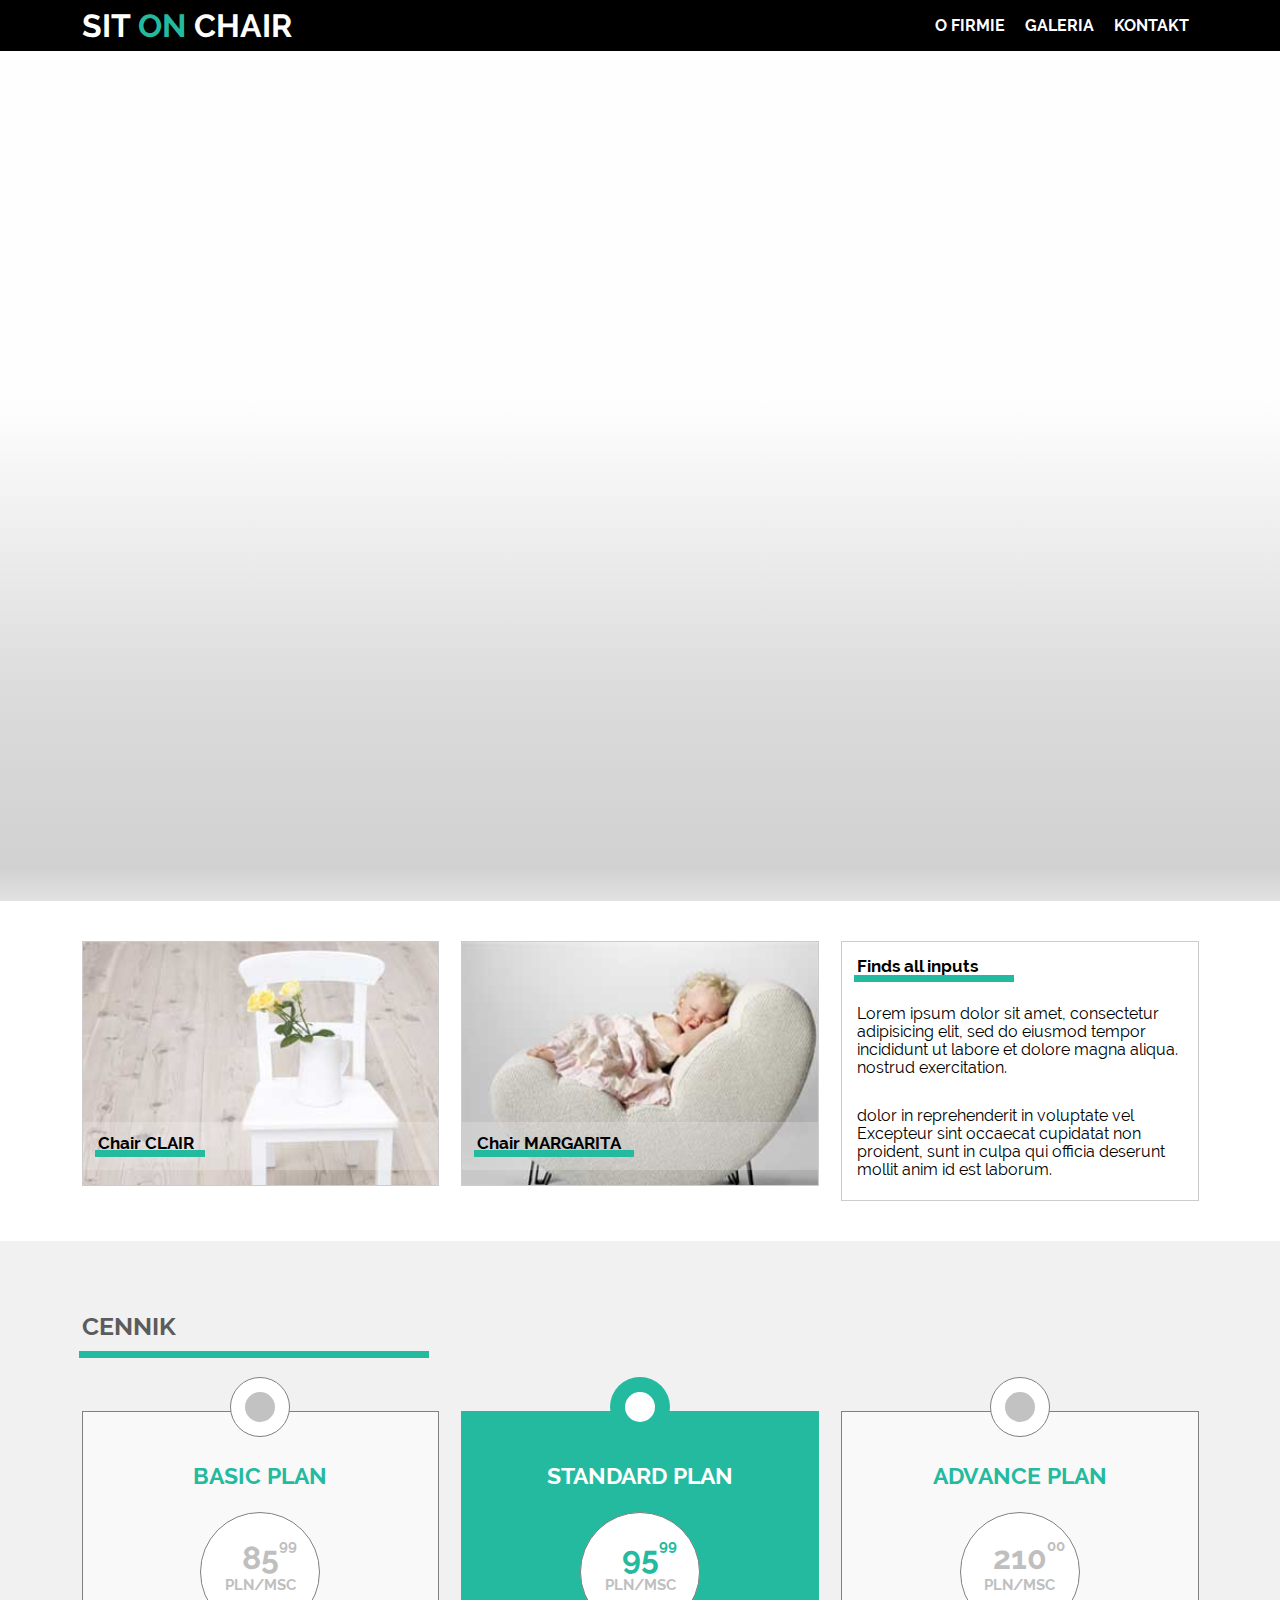
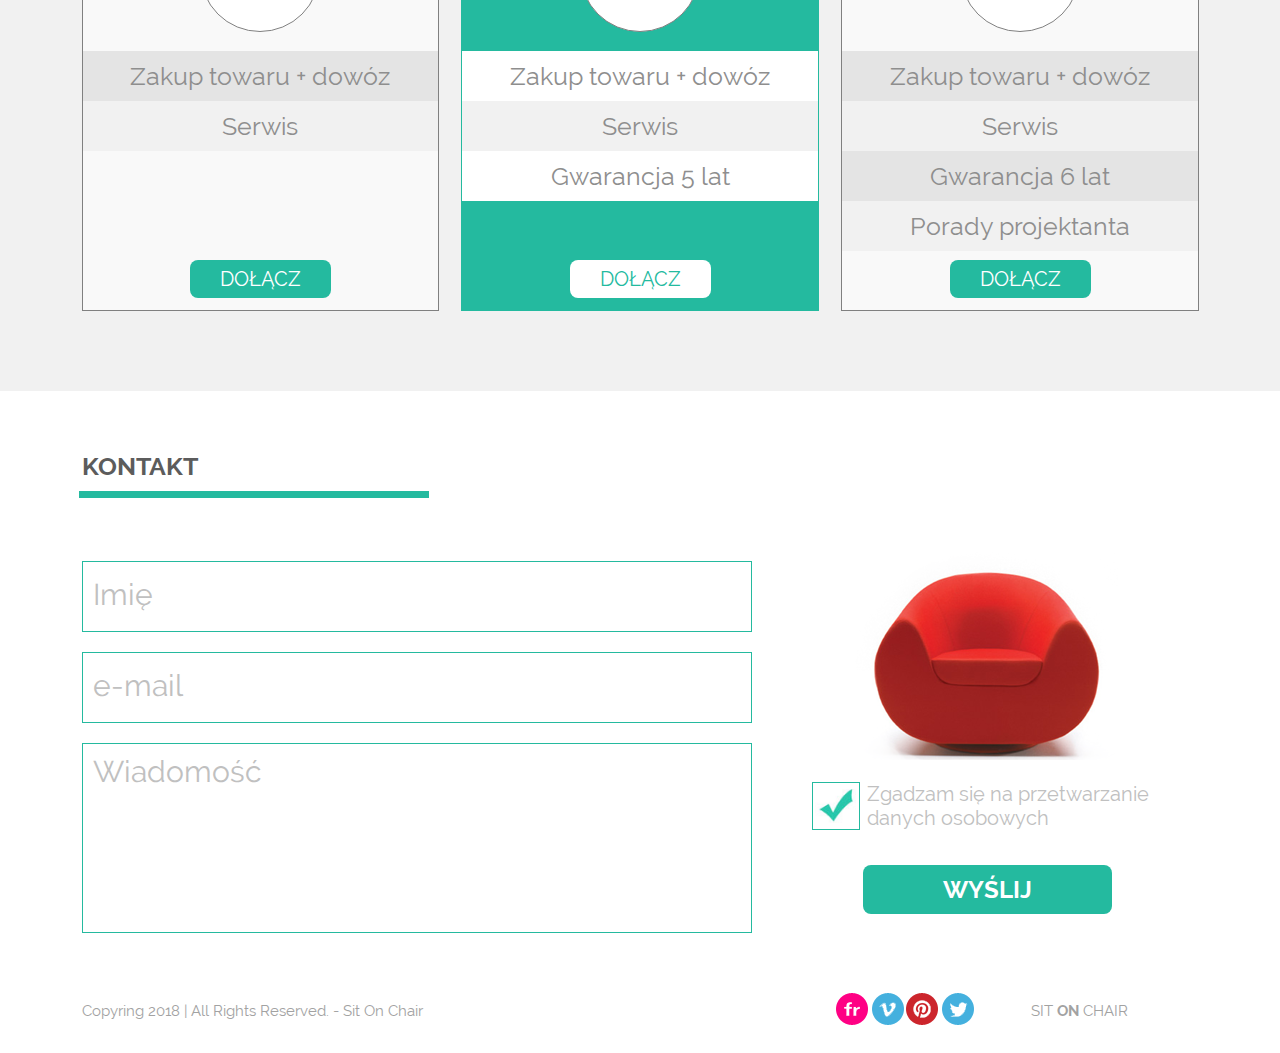
<file: index.html>
<!DOCTYPE html>
<html lang="pl-PL">
<head>
    <meta charset="utf-8">
    <title>Sit On Chair</title>
    <link rel="stylesheet" href="https://use.fontawesome.com/releases/v5.6.1/css/all.css" integrity="sha384-gfdkjb5BdAXd+lj+gudLWI+BXq4IuLW5IT+brZEZsLFm++aCMlF1V92rMkPaX4PP" crossorigin="anonymous">
    <link rel="stylesheet" href="css/style.css">
</head>

<body>
<!--header-->
<header class="main-header">
    <div class="container container--flex">
        <h1 class="main-header__logo">
            <a href="#">
                SIT <span class="decor-text">ON</span> CHAIR
            </a>
        </h1>
        <nav class="main-header__nav">
            <ul class="nav-list">
                <li><a href="">O firmie</a>
                    <ul class="nav-list nav-list__sub">
                        <li><a href="#">Aktualności</a></li>
                        <li><a href="#">Nasz team</a></li>
                        <li><a href="#">Historia</a></li>
                    </ul>
                </li>
                <li><a href="#">Galeria</a></li>
                <li><a href="#">Kontakt</a></li>
            </ul>
        </nav>
    </div>
</header>
<!--slider--->
<section class="slider">
    <div class="slider__el">
        <div class="container container--flex">
            <figure class="slider__col">
                <img src="images/black_chair.png" alt="black_chair">
            </figure>
            <div class="slider__col slider__col--small">
                <h2 class="slider__title">SIT<strong class="decor-text"> ON </strong>
                    OUR <strong class="decor-text">CHAIR </strong>
                </h2>
                <p>Lorem ipsum dolor sit amet, consectetur adipisicing elit, sed do eiusmod tempor incididunt ut labore et dolore magna aliqua.
                </p>
                <a href="#" class="button">ZOBACZ WIĘCEJ</a>
            </div>
        </div>
    </div>
    <button type="button" name="left" class="slider__nav slider__nav--prev"><i class="fas fa-chevron-left"></i></button>
    <button type="button" name="right" class="slider__nav slider__nav--next"><i class="fas fa-chevron-right"></i></button>
</section>
<!--/slider--->
<!--offers-->
<section class="offers spacing-y">
    <div class="container container--flex">
        <div class="offers__col">
            <a href="#"> <img src="images/box1_img.jpg" alt="">
            </a>
            <div class="offers__details">
                <h3 class="title-decor title-decor1">
                    Chair CLAIR
                </h3>
            </div>
        </div>
        <div class="offers__col">
            <a href="#"> <img src="images/box2_img.jpg" alt="">
            </a>
            <div class="offers__details">
                <h3 class="title-decor">
                    Chair MARGARITA
                </h3>
            </div>
        </div>
        <div class="offers__col">
            <div class="offers__spacing">
                <h3 class="title-decor">Finds all inputs</h3>
                <p>Lorem ipsum dolor sit amet, consectetur adipisicing elit, sed do eiusmod tempor incididunt ut labore et dolore magna aliqua.  nostrud exercitation.
                </p>
                <p>dolor in reprehenderit in voluptate vel Excepteur sint occaecat cupidatat non proident, sunt in culpa qui officia deserunt mollit anim id est laborum.
                </p>
            </div>
        </div>

    </div>
</section>
<!--/offers-->
<!--price-->
<section class="price">
    <div class="container container--flex">
        <div class="price title-decor">
            <h4>CENNIK</h4>
        </div>
        <div class="price price_boxcontainer">
            <div class="price price__box">
                <p class="decor-text"> BASIC PLAN</p>
                <div class="price__box--circle">
                    <div class="price__box--text-circle">
                        <p class="price__box--value">85 <sup>99</sup></p>
                        <p>PLN/MSC</p>
                    </div>
                </div>
                <div class="price__box--tex">
                    <ul>
                        <li><p class="tex tex1"> Zakup towaru + dowóz</p></li>
                        <li><p class="tex tex2"> Serwis</p></li>
                    </ul>
                </div>
                <div class="price__box--button">
                    <a href="#" class="button">DOŁĄCZ</a>
                </div>
            </div>
            <div class="price price__box">
                <p class="decor-text"> STANDARD PLAN</p>
                <div class="price__box--circle">
                    <div class="price__box--text-circle">
                        <p class="price__box--value"> 95 <sup>99</sup></p>
                        <p>PLN/MSC</p>
                    </div>
                </div>
                <div class="price__box--tex">
                    <ul>
                        <li><p class="tex tex1"> Zakup towaru + dowóz</p></li>
                        <li><p class="tex tex2"> Serwis</p></li>
                        <li><p class="tex tex3"> Gwarancja 5 lat</p></li>
                    </ul>
                </div>
                <div class="price__box--button">
                    <a href="#" class="button">DOŁĄCZ</a>
                </div>
            </div>
            <div class="price price__box">
                <p class="decor-text"> ADVANCE PLAN</p>
                <div class="price__box--circle">
                    <div class="price__box--text-circle">
                        <p class="price__box--value"> 210 <sup>00</sup></p>
                        <p>PLN/MSC</p>
                    </div>
                </div>
                <div class="price__box--tex">
                    <ul>
                        <li><p class="tex tex1"> Zakup towaru + dowóz</p></li>
                        <li><p class="tex tex2"> Serwis</p></li>
                        <li><p class="tex tex3"> Gwarancja 6 lat</p></li>
                        <li><p class="tex tex4"> Porady projektanta</p></li>
                    </ul>
                </div>
                <div class="price__box--button">
                    <a href="#" class="button">DOŁĄCZ</a>
                </div>
            </div>
        </div>
    </div>
</section>
<!--/price-->
<!--footer-->
<footer class="footer">
    <div class="container container--flex">
        <div class="footer title-decor">
            <h4>KONTAKT</h4>
        </div>
        <div class="footer box__container">
            <form class="form" action="" method="get">
                <input class="form--fields" type="text" name="imię" placeholder="Imię">
                <input class="form--fields" type="email" name="email" placeholder="e-mail">
                <textarea class="form--fields" name="info" placeholder="Wiadomość"></textarea>
            </form>
            <div class=" colRight">
                <figure class=" chairImg">
                    <img src="images/red_chair.png" alt="red_chair">
                </figure>
                <label class="checkbox"> Zgadzam się na przetwarzanie danych osobowych
                    <input id='check' type="checkbox" name="choise" value="" checked="checked">
                    <span class="checkmark"></span>
                </label>
                <div class=" button--footer">
                    <a href="#" class="button"><strong>WYŚLIJ</strong></a>
                </div>
            </div>
        </div>
        <div class="footer--end">
            <p> Copyring 2018 | All Rights Reserved. - Sit On Chair</p>
            <div class="footer--end imgholder">
                <ul>
                    <li><a class="imgholder1" href="#">  </li></a>
                    <li><a class="imgholder2" href="#"> </li></a>
                    <li><a class="imgholder3" href="#"> </li></a>
                    <li><a class="imgholder4" href="#"> </li></a>
                </ul>
            </div>
            <p> SIT <strong>ON</strong> CHAIR</p>
        </div>

    </div>
</footer>


<!--/footer-->
<div></div>

</body>
</file>
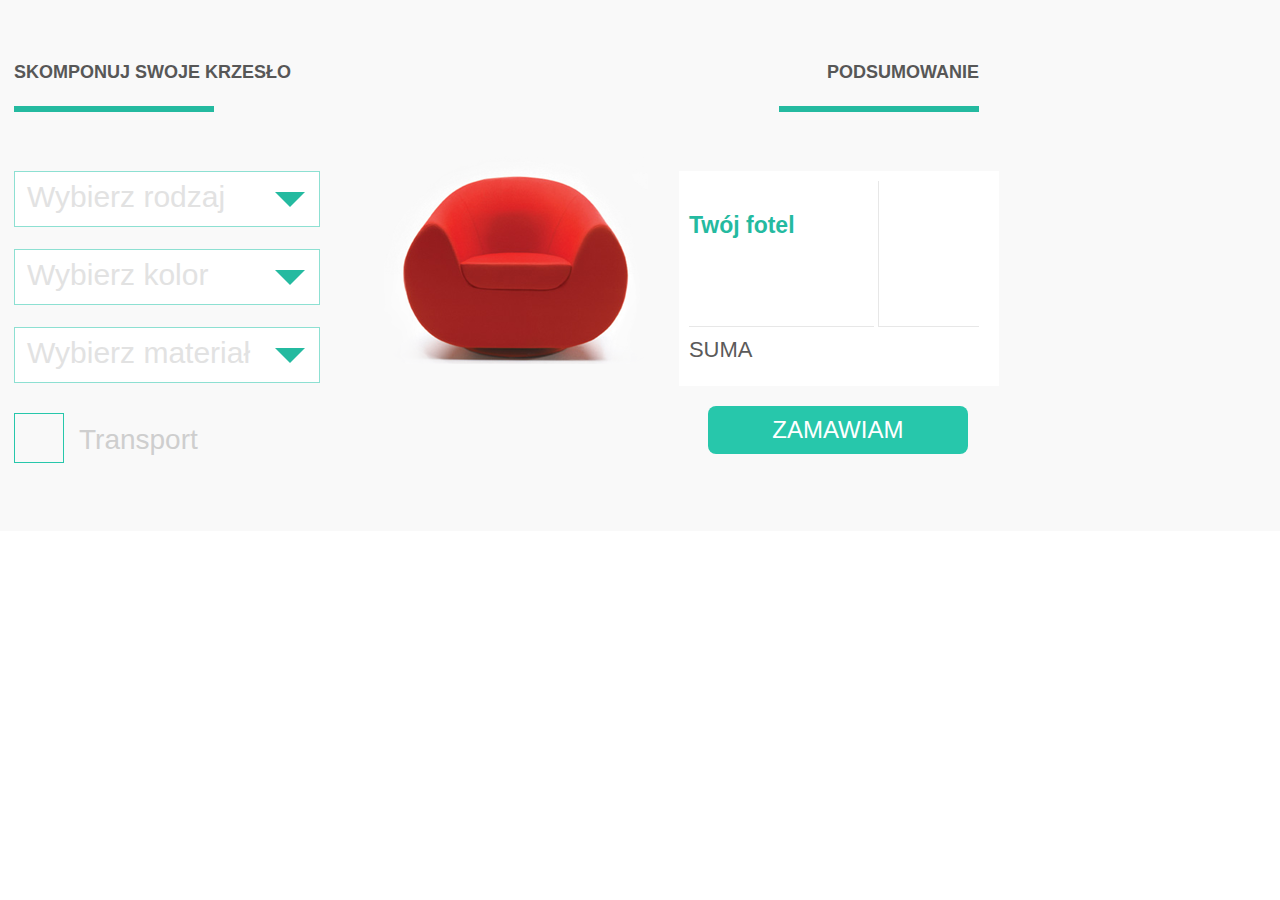
<file: Dodatkowe-kalkulator/index.html>
﻿ <!DOCTYPE html>
<html lang="pl-PL">
<head>
    <meta charset="utf-8">
    <title>Sit On Chair</title>
    <link rel="stylesheet" href="css/style.css">
</head>

<body>

<section class="application ">
    <div class="main_width">
        <section class="choice_part inline">
            <header>
                <h3>SKOMPONUJ SWOJE KRZESŁO</h3>
                <span class="green_bell"></span>
            </header>

            <div class="form">
                <div class="drop_down_list">
                    <span class="list_label">Wybierz rodzaj</span>
                    <span class="list_arrow"></span>
                    <ul class="list_panel">
                        <li>Clair</li>
                        <li>Margarita</li>
                        <li>Selena</li>
                    </ul>
                </div>
                <div class="drop_down_list">
                    <span class="list_label">Wybierz kolor</span>
                    <span class="list_arrow"></span>
                    <ul class="list_panel">
                        <li>Czerwony</li>
                        <li>Czarny</li>
                        <li>Pomarańczowy</li>
                    </ul>
                </div>
                <div class="drop_down_list">
                    <span class="list_label">Wybierz materiał</span>
                    <span class="list_arrow"></span>
                    <ul class="list_panel">
                        <li>Tkanina</li>
                        <li>Skóra</li>
                    </ul>
                </div>
                <div class="checkbox check-box">
                    <input type="checkbox" id="transport" data-transport-price="200">
                    <label for="transport">Transport</label>
                </div>
                <!--<div class="checkbox"></div>-->
                <!--<span class="list_label inline_text">Transport</span>-->
            </div>
        </section>

        <section class="image_part inline">
            <img src="images/red_chair.png">
        </section>

        <section class="summary_part inline">
            <header class="align_right">
                <h3>PODSUMOWANIE</h3>
                <span class="green_bell"></span>
            </header>

            <div class="summary_panel">
                <div class="panel_left">
                    <h4 class="title">Twój fotel</h4>
                    <span class="color"></span>
                    <span class="pattern"></span>
                    <span class="transport"></span>
                </div>
                <div class="panel_right">
                    <h4 class="title value"></h4>
                    <span class="color value"></span>
                    <span class="pattern value"></span>
                    <span class="transport value"></span>
                </div>
                <div class="sum_label">SUMA</div>
                <div class="sum"><strong></strong></div>
            </div>
            <a href="" class="green_button">Zamawiam</a>
        </section>
    </div>
</section>

	
</body>
</html>
</file>
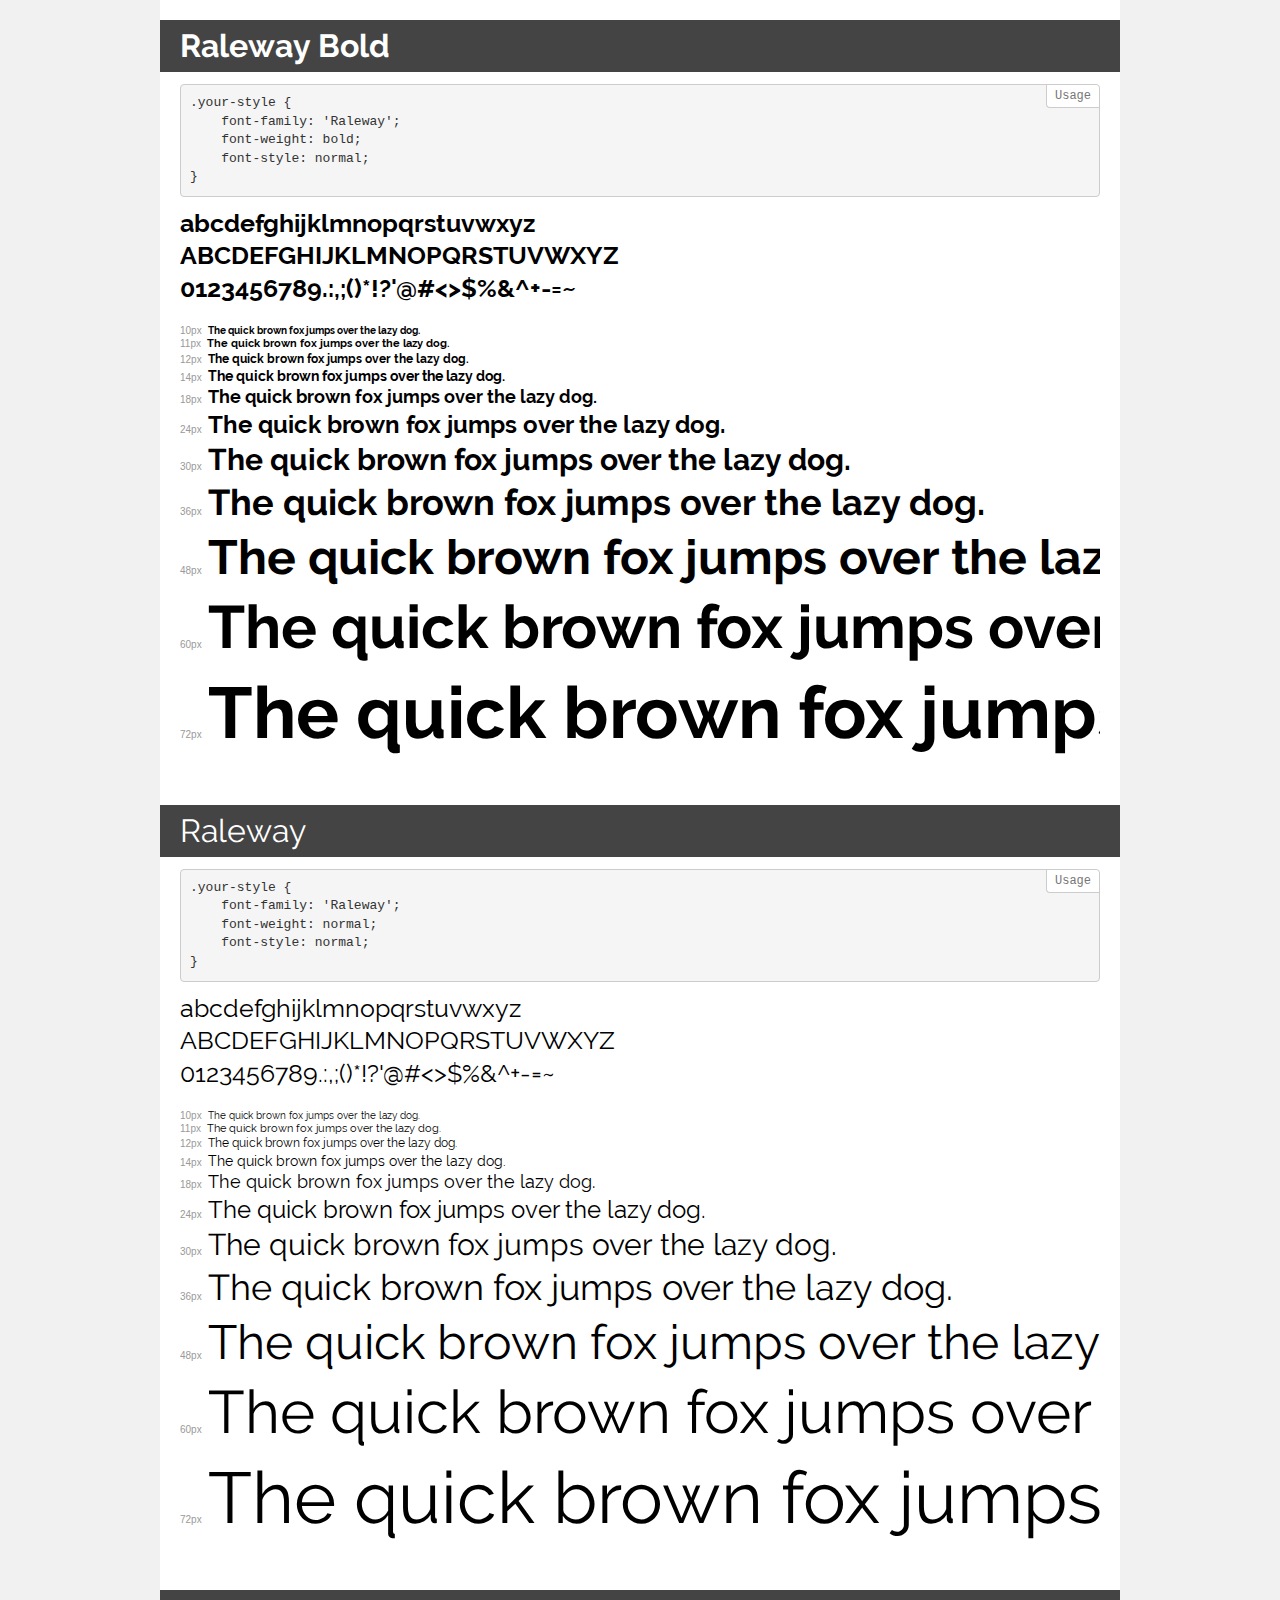
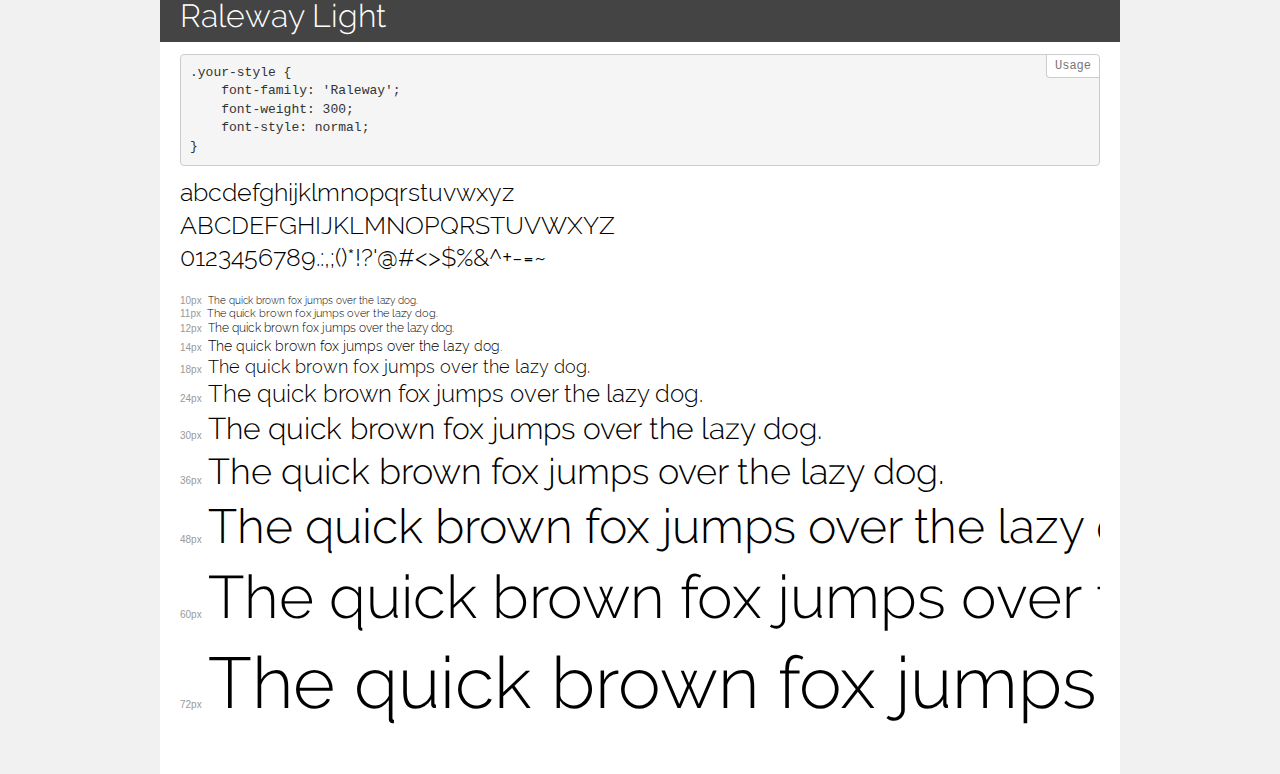
<file: fonts/demo.html>
<!DOCTYPE html>
<html>
<head>
    <meta charset="utf-8">
    <meta http-equiv="X-UA-Compatible" content="IE=edge">
    <meta name="viewport" content="width=device-width, initial-scale=1">
    <meta name="robots" content="noindex, noarchive">
    <meta name="format-detection" content="telephone=no">
    <title>Transfonter demo</title>
    <link href="stylesheet.css" rel="stylesheet">
    <style>
        /*
        http://meyerweb.com/eric/tools/css/reset/
        v2.0 | 20110126
        License: none (public domain)
        */
        html, body, div, span, applet, object, iframe,
        h1, h2, h3, h4, h5, h6, p, blockquote, pre,
        a, abbr, acronym, address, big, cite, code,
        del, dfn, em, img, ins, kbd, q, s, samp,
        small, strike, strong, sub, sup, tt, var,
        b, u, i, center,
        dl, dt, dd, ol, ul, li,
        fieldset, form, label, legend,
        table, caption, tbody, tfoot, thead, tr, th, td,
        article, aside, canvas, details, embed,
        figure, figcaption, footer, header, hgroup,
        menu, nav, output, ruby, section, summary,
        time, mark, audio, video {
            margin: 0;
            padding: 0;
            border: 0;
            font-size: 100%;
            font: inherit;
            vertical-align: baseline;
        }
        /* HTML5 display-role reset for older browsers */
        article, aside, details, figcaption, figure,
        footer, header, hgroup, menu, nav, section {
            display: block;
        }
        body {
            line-height: 1;
        }
        ol, ul {
            list-style: none;
        }
        blockquote, q {
            quotes: none;
        }
        blockquote:before, blockquote:after,
        q:before, q:after {
            content: '';
            content: none;
        }
        table {
            border-collapse: collapse;
            border-spacing: 0;
        }
        /* common styles */
        body {
            background: #f1f1f1;
            color: #000;
        }
        .page {
            background: #fff;
            width: 920px;
            margin: 0 auto;
            padding: 20px 20px 0 20px;
            overflow: hidden;
        }
        .font-container {
            overflow-x: auto;
            overflow-y: hidden;
            margin-bottom: 40px;
            line-height: 1.3;
            white-space: nowrap;
            padding-bottom: 5px;
        }
        h1 {
            position: relative;
            background: #444;
            font-size: 32px;
            color: #fff;
            padding: 10px 20px;
            margin: 0 -20px 12px -20px;
        }
        .letters {
            font-size: 25px;
            margin-bottom: 20px;
        }
        .s10:before {
            content: '10px';
        }
        .s11:before {
            content: '11px';
        }
        .s12:before {
            content: '12px';
        }
        .s14:before {
            content: '14px';
        }
        .s18:before {
            content: '18px';
        }
        .s24:before {
            content: '24px';
        }
        .s30:before {
            content: '30px';
        }
        .s36:before {
            content: '36px';
        }
        .s48:before {
            content: '48px';
        }
        .s60:before {
            content: '60px';
        }
        .s72:before {
            content: '72px';
        }
        .s10:before, .s11:before, .s12:before, .s14:before,
        .s18:before, .s24:before, .s30:before, .s36:before,
        .s48:before, .s60:before, .s72:before {
            font-family: Arial, sans-serif;
            font-size: 10px;
            font-weight: normal;
            font-style: normal;
            color: #999;
            padding-right: 6px;
        }
        pre {
            display: block;
            position: relative;
            padding: 9px;
            margin: 0 0 10px;
            font-family: Monaco, Menlo, Consolas, "Courier New", monospace !important;
            font-size: 13px;
            line-height: 1.428571429;
            color: #333;
            font-weight: normal !important;
            font-style: normal !important;
            background-color: #f5f5f5;
            border: 1px solid #ccc;
            overflow-x: auto;
            border-radius: 4px;
        }
        pre:after {
            display: block;
            position: absolute;
            right: 0;
            top: 0;
            content: 'Usage';
            line-height: 1;
            padding: 5px 8px;
            font-size: 12px;
            color: #767676;
            background-color: #fff;
            border: 1px solid #ccc;
            border-right: none;
            border-top: none;
            border-radius: 0 4px 0 4px;
            z-index: 10;
        }
        /* responsive */
        @media (max-width: 959px) {
            .page {
                width: auto;
                margin: 0;
            }
        }
    </style>
</head>
<body>
<div class="page">
    <div class="demo" style="font-family: 'Raleway'; font-weight: bold; font-style: normal;">
        <h1>Raleway Bold</h1>
        <pre>.your-style {
    font-family: 'Raleway';
    font-weight: bold;
    font-style: normal;
}</pre>
        <div class="font-container">
            <p class="letters">
                abcdefghijklmnopqrstuvwxyz<br>
ABCDEFGHIJKLMNOPQRSTUVWXYZ<br>
                0123456789.:,;()*!?'@#<>$%&^+-=~
            </p>
            <p class="s10" style="font-size: 10px;">The quick brown fox jumps over the lazy dog.</p>
            <p class="s11" style="font-size: 11px;">The quick brown fox jumps over the lazy dog.</p>
            <p class="s12" style="font-size: 12px;">The quick brown fox jumps over the lazy dog.</p>
            <p class="s14" style="font-size: 14px;">The quick brown fox jumps over the lazy dog.</p>
            <p class="s18" style="font-size: 18px;">The quick brown fox jumps over the lazy dog.</p>
            <p class="s24" style="font-size: 24px;">The quick brown fox jumps over the lazy dog.</p>
            <p class="s30" style="font-size: 30px;">The quick brown fox jumps over the lazy dog.</p>
            <p class="s36" style="font-size: 36px;">The quick brown fox jumps over the lazy dog.</p>
            <p class="s48" style="font-size: 48px;">The quick brown fox jumps over the lazy dog.</p>
            <p class="s60" style="font-size: 60px;">The quick brown fox jumps over the lazy dog.</p>
            <p class="s72" style="font-size: 72px;">The quick brown fox jumps over the lazy dog.</p>
        </div>
    </div>
    <div class="demo" style="font-family: 'Raleway'; font-weight: normal; font-style: normal;">
        <h1>Raleway</h1>
        <pre>.your-style {
    font-family: 'Raleway';
    font-weight: normal;
    font-style: normal;
}</pre>
        <div class="font-container">
            <p class="letters">
                abcdefghijklmnopqrstuvwxyz<br>
ABCDEFGHIJKLMNOPQRSTUVWXYZ<br>
                0123456789.:,;()*!?'@#<>$%&^+-=~
            </p>
            <p class="s10" style="font-size: 10px;">The quick brown fox jumps over the lazy dog.</p>
            <p class="s11" style="font-size: 11px;">The quick brown fox jumps over the lazy dog.</p>
            <p class="s12" style="font-size: 12px;">The quick brown fox jumps over the lazy dog.</p>
            <p class="s14" style="font-size: 14px;">The quick brown fox jumps over the lazy dog.</p>
            <p class="s18" style="font-size: 18px;">The quick brown fox jumps over the lazy dog.</p>
            <p class="s24" style="font-size: 24px;">The quick brown fox jumps over the lazy dog.</p>
            <p class="s30" style="font-size: 30px;">The quick brown fox jumps over the lazy dog.</p>
            <p class="s36" style="font-size: 36px;">The quick brown fox jumps over the lazy dog.</p>
            <p class="s48" style="font-size: 48px;">The quick brown fox jumps over the lazy dog.</p>
            <p class="s60" style="font-size: 60px;">The quick brown fox jumps over the lazy dog.</p>
            <p class="s72" style="font-size: 72px;">The quick brown fox jumps over the lazy dog.</p>
        </div>
    </div>
    <div class="demo" style="font-family: 'Raleway'; font-weight: 300; font-style: normal;">
        <h1>Raleway Light</h1>
        <pre>.your-style {
    font-family: 'Raleway';
    font-weight: 300;
    font-style: normal;
}</pre>
        <div class="font-container">
            <p class="letters">
                abcdefghijklmnopqrstuvwxyz<br>
ABCDEFGHIJKLMNOPQRSTUVWXYZ<br>
                0123456789.:,;()*!?'@#<>$%&^+-=~
            </p>
            <p class="s10" style="font-size: 10px;">The quick brown fox jumps over the lazy dog.</p>
            <p class="s11" style="font-size: 11px;">The quick brown fox jumps over the lazy dog.</p>
            <p class="s12" style="font-size: 12px;">The quick brown fox jumps over the lazy dog.</p>
            <p class="s14" style="font-size: 14px;">The quick brown fox jumps over the lazy dog.</p>
            <p class="s18" style="font-size: 18px;">The quick brown fox jumps over the lazy dog.</p>
            <p class="s24" style="font-size: 24px;">The quick brown fox jumps over the lazy dog.</p>
            <p class="s30" style="font-size: 30px;">The quick brown fox jumps over the lazy dog.</p>
            <p class="s36" style="font-size: 36px;">The quick brown fox jumps over the lazy dog.</p>
            <p class="s48" style="font-size: 48px;">The quick brown fox jumps over the lazy dog.</p>
            <p class="s60" style="font-size: 60px;">The quick brown fox jumps over the lazy dog.</p>
            <p class="s72" style="font-size: 72px;">The quick brown fox jumps over the lazy dog.</p>
        </div>
    </div>
</div>
</body>
</html>
</file>
<file: css/style.css>
@font-face {
  font-family: 'Raleway';
  src: url('../fonts/Raleway-Bold.woff2') format('woff2'),
  url('Raleway-Bold.woff') format('woff');
  font-weight: bold;
  font-style: normal;
}

@font-face {
  font-family: 'Raleway';
  src: url('../fonts/Raleway-Regular.woff2') format('woff2'),
  url('Raleway-Regular.woff') format('woff');
  font-weight: normal;
  font-style: normal;
}

@font-face {
  font-family: 'Raleway';
  src: url('../fonts/Raleway-Light.woff2') format('woff2'),
  url('Raleway-Light.woff') format('woff');
  font-weight: 300;
  font-style: normal;
}

:root {
  --decor-color: #24ba9f;

}

html {
  font-family: 'raleway', arial, sans-serif;
  font-size: 10px;
  text-align: left;
}

* {
  padding: 0;
  margin: 0;
  box-sizing: border-box;
}

img{
  max-width: 100%;
}

a {
  text-decoration: none;
}


.container {
  margin: 0 auto;
  max-width: 1117px;

}

.container--flex {
  display: flex;
  align-items: center;
  justify-content: space-between;
}


.decor-text {
  color: var(--decor-color);
  font-family: 'raleway', sans-serif;
  font-weight: bold;
}

.onWord:hover {
  color: red;
}

.onWord {
  -webkit-animation: random 4s infinite;
  animation: random 4s infinite;
}

@keyframes random {
  15% {
    color: red;
  }
  30% {
    color: gold;
  }
  45% {
    color: green;
  }
  60% {
    color: blue;
  }
  75% {
    color: whitesmoke;
  }
}
.main-header {
  background: black;
  color: #fff;
  text-transform: uppercase;
  font-size: 1.6rem;
  font-weight: bold;
  }


.main-header a {
  color: #fff;
}


.nav-list {
  list-style-type: none;
  font-size: 0; /* żeby pozbyć się białych zanków bo będzie inline block*/
}

.nav-list li{
  display: inline-block;
  font-size: initial;
  position: relative; /* bo podmenu jest domyślnie absolute*/
  margin: 0 10px;
  padding: 16px 0;
  z-index: 2;
}

.nav-list li::before{
  content: "";
  position: absolute;
  top: 100%;
  left: 0;
  width: 100%;
  height: 10px;
}

.nav-list li:hover .nav-list__sub {
  visibility: visible;
  opacity: 1;
  z-index: 2;

}
/*żeby się nie chował to trzeba zlobić before do nav-list li niewidoczny ale wydłużony w dół zeby był częscią listy wtedy się nie schowa*/
.nav-list__sub {
  position: absolute;
  left: 50%;
  top: calc(100% + 10px); /* +10 żeby opuścić poniżej */
  transform: translateX(-50%);
  text-transform: none;
  background: #000;
  padding: 11px 10px;
  transition: all .7s;
  visibility: hidden;
  opacity: 0;
  z-index: 2;
}

/* trójkąt ma szer i wys 0*/
.nav-list__sub:before {
  content: '';
  width: 0;
  height: 0;
  border: 10px solid transparent;
  border-bottom-color: black;
  position: absolute; /* pozycjonujmey absolut wychodzi z dokumenntu - względem każdego rodzica który nie jest static=absolut, relative*/
  left: 50%;
  top: -20px;
  transform: translateX(-50%);
  z-index: 2;
}

.nav-list__sub li {
  padding: 6px 0;
  z-index: 2;
}


.nav-list li a:hover {
  color: var(--decor-color);
}
/* ciekawostka */
.ex {
  background-color: red;
  height: 100vh; /*100vh =100% wysokości ekranu */
  height: 50vmin; /* bierze 50% mniejszego wymiary x,y*/
}

.slider{
  background: rgba(254,254,254,1);
  background: -moz-linear-gradient(top, rgba(254,254,254,1) 0%, rgba(254,254,254,1) 41%, rgba(219,219,219,1) 76%, rgba(209,209,209,1) 96%, rgba(226,226,226,1) 100%);
  background: -webkit-gradient(left top, left bottom, color-stop(0%, rgba(254,254,254,1)), color-stop(41%, rgba(254,254,254,1)), color-stop(76%, rgba(219,219,219,1)), color-stop(96%, rgba(209,209,209,1)), color-stop(100%, rgba(226,226,226,1)));
  background: -webkit-linear-gradient(top, rgba(254,254,254,1) 0%, rgba(254,254,254,1) 41%, rgba(219,219,219,1) 76%, rgba(209,209,209,1) 96%, rgba(226,226,226,1) 100%);
  background: -o-linear-gradient(top, rgba(254,254,254,1) 0%, rgba(254,254,254,1) 41%, rgba(219,219,219,1) 76%, rgba(209,209,209,1) 96%, rgba(226,226,226,1) 100%);
  background: -ms-linear-gradient(top, rgba(254,254,254,1) 0%, rgba(254,254,254,1) 41%, rgba(219,219,219,1) 76%, rgba(209,209,209,1) 96%, rgba(226,226,226,1) 100%);
  background: linear-gradient(to bottom, rgba(254,254,254,1) 0%, rgba(254,254,254,1) 41%, rgba(219,219,219,1) 76%, rgba(209,209,209,1) 96%, rgba(226,226,226,1) 100%);
  filter: progid:DXImageTransform.Microsoft.gradient( startColorstr='#fefefe', endColorstr='#e2e2e2', GradientType=0 );
  height: calc(100vh - 50px);
  font-size: 1.6rem;
  text-align: center;
}

.slider .container, .slider__el {
  height: 100%;
}

.slider__col{
  width: 50%;
}

.slider__col--small{
  width: 40%
}

.slider__title{
  font-size: 3.3rem;
  margin-bottom: 40px;
  font-weight: bold;

}

.button{
  display: inline-block; /*by dodawać marginesy i paddingi*/
  background: var(--decor-color);
  color: #fff;
  font-size: 2.4rem;
  margin: 20px 0;
  padding: 7px 30px;
  border-radius: 8px;
  transition: all .3s;

}

.button:hover{
  color: var(--decor-color);
  background-color: #dfdfdf;
}

.slider__nav {
  position: absolute;
  top: 50%;
  left: 40px;/*bedize dziedziczony dla prawwej strzałki trzeba zresetować za pomoca auto*/
  transform: translateY(-50%);
  z-index: 2;
  background: none;
  border: 0;
  color: var(--decor-color);
  font-size: 6rem;
}


.slider__nav--next{
  left:auto;
  right: 40px;/*bedize dziedziczony dla prawwej strzałki trzeba zresetować za pomoca auto*/
}
/*opcje dla slider*/
.slider-slides-cnt {
  position: relative;
}

.slider__el{
  position: absolute;
  left: 10%;
  top: 45vh;
  opacity: 0;
  transition: 0.5s all;
}

.slider__el-active {
  z-index: 1;
  opacity: 1;
}

/*koniec slider*/

.spacing-y{
  padding: 40px 0;

}

.offers .container{
  align-items: flex-start;
}


.offers img{
  width: 100%;
  display: block;  /*inline block liczy białe znaki  dlatego zmieniamy na display block*/
}


.offers__col{
  width: 32%;
  font-size: 1.6rem;
  max-height: 260px;         /*zabezpieczneie na wypadek różnych rozmiaarów obrazków*/
  overflow: hidden;      /*nadmiar obrazka zostanie ukryty*/
  position: relative;
  border: 1px solid #ccc;
  line-height: 1.3rem;

}
.offers__details{
  position: absolute;
  left: 0;
  bottom: 15px;
  width: 100%;
  background: rgba(255,255,255, .2);
  padding: 15px 15px 20px;
  z-index: 2;
  pointer-events: none;
}


.title-decor{
  position: relative;
  font-size: 1.7rem;

}

.title-decor::before{
  content: "";
  width: 160px;
  height: 7px;
  background: var(--decor-color);
  position: absolute;
  left: -3px;
  bottom: -7px;
}

.offers__details .title-decor1::before{
  width: 110px;
}


.offers__spacing{
  padding: 15px;
  line-height: 18px;
}

.offers p{
  margin: 30px 0;
}

.price {
  background-color: #F1F1F1;
  margin-bottom: 40px;

}

.price .decor-text {
  font-family: 'raleway', sans-serif;
  margin-top: 50px;
  font-size: 2.3rem;
  font-weight: bold;
}

.price .title-decor {
  margin: 60px 0;
  padding: 10px 0;
  font-size: 2.5rem;
  color: #5C5C5C;
}
.price .title-decor:before,
.footer .title-decor:before {
  width: 350px;

}

.price .container--flex {
  flex-direction: column;
  align-items: flex-start;

}

.price .price_boxcontainer{
  display: flex;
  justify-content: space-between;
  width: 100%;
}

.price .price__box {
  width: 32%;
  height: 500px;
  border: 1px solid grey;
  text-align: center;
  font-size: 1.5rem;
  position: relative;
  background-color: #F9F9F9;
}

.price .price__box:before,
.price .price__box:after{
  box-sizing: border-box;
  content: '';
  position: absolute;
  border-radius: 50%;
  height: 30px;
  width: 30px;
  left: 0;
  right: 0;
  margin: auto;
  top: -20px;
  background: #C2C2C2;
}

.price .price__box:before{
  height: 60px;
  width: 60px;
  top: -35px;
  background: white;
  border: 1px solid grey;
}

.price__box--text-circle {
  position: relative;
  z-index: 10;
  top: 50px;
  color: #BFBFBF;
  font-weight: bold;
}

.price__box--circle:before {
  box-sizing: border-box;
  content: '';
  position: absolute;
  border-radius: 50%;
  height: 120px;
  width: 120px;
  left: 0;
  right: 0;
  top: 100px;
  margin: auto;
  background: white;
  border: 1px solid grey;
  z-index: 0;

}


.price .price__box--value {
  font-size: 3.2rem;
  font-family: 'raleway', sans-serif;
  font-weight: bold;
}

.price sup {
  font-size: 1.5rem;
  margin: 0;
  position: absolute;
  top: -2px;
}

.price__box--tex {
  margin-top: 30%;
  font-size: 2.5rem;
  font-weight: normal;
  color: #8E8E8E;
}
.price__box--tex li {
  list-style: none;
}
.price__box--tex .tex {
  padding: 10px 0;
}

.price__box--tex .tex1, .tex3 {
  background-color: #E4E4E4 ;
}

.price__box--tex .tex2, .tex4 {
  background-color: #F1F1F1 ;
}

.price__box--button .button{

  position: absolute;
  font-size: 2rem;
  font-weight: normal;
  left: calc(50% - 2 * 35px);
  top: calc(100% - 70px);

}

.price .price__box:nth-child(2){
  background-color:var(--decor-color);
  border: 1px solid var(--decor-color);
}
.price .price__box:nth-child(2) .price__box--value {
  color: var(--decor-color);
}

.price .price__box:nth-child(2) .button {
  background-color: white;
  color: var(--decor-color);
}

.price .price__box:nth-child(2) .button:hover {
  background-color: #E4E4E4;
  color: grey;
}
.price .price__box:nth-child(2) .decor-text {
  color: white;
}

.price .price__box:nth-child(2):before{
  background: var(--decor-color);
  border: none;

}

.price .price__box:nth-child(2):after{
  background: white;
}


.price .price__box:nth-child(2) .price__box--tex .tex1,
.price .price__box:nth-child(2) .price__box--tex .tex3 {
  background-color: #FFFFFF ;
}

.footer .title-decor{
  margin: 10px 0;
  padding: 10px 0;
  font-size: 2.5rem;
  color: #5C5C5C;
}

.footer .container--flex {
  flex-direction: column;
  align-items: flex-start;
}

.footer .box__container {
  display: flex;
  align-items: center;
  justify-content: flex-start;

}
.footer .box__container {
  width: 100%;
  margin: 40px 0;
}


.footer .form {
  width: 60%;
  margin: 10px 40px 0 0;
  display: flex;
  align-items: center;
  justify-content: space-between;
  flex-direction: column;
}

.footer .form--fields {
  width: 100%;
  padding: 20px 10px;
  margin: 10px 0;
  font-size: 2.5rem;
  border: 1px solid var(--decor-color);
}

.footer .form--fields:last-child {
  width: 100%;
  padding: 10px 0 120px 10px;
  margin: 10px 0;
  resize: none;

}

.footer .form--fields::placeholder {
  font-size: 3rem;
  font-family: 'raleway', sans-serif;
  font-weight: normal;
  color: #C0C0C0;

}

.footer .colRight{
  width: 35%;
  display: flex;
  align-items: center;
  justify-content: center;
  flex-direction: column;
}

.footer .button{
  margin: 20px 0;
  padding: 10px 80px;
  font-family: 'raleway', sans-serif;
  font-weight: normal;
}

.footer .checkbox {
  font-size: 1.8rem;
  font-family: 'raleway', sans-serif;
  font-weight: normal;
  color: #C0C0C0;
  margin: 20px;

}

.footer .footer--end {
  width: 100%;
  padding: 10px 0 25px 0;
  display: flex;
  align-items: center;
  justify-content: space-between;
}

.footer p {
  width: 60%;
  font-family: 'raleway', sans-serif;
  color: #A2A2A2;
  font-weight: normal;

}

.footer p:first-child {
  font-size: 1.5rem;
}
.footer p:last-child {
  width: 15%;
  font-size: 1.5rem;
}



.footer--end .imgholder {
  width: 10%;
  display: inline;
  position: relative;

}

.footer--end .imgholder li {
  list-style: none;
  display: inline;
}

.imgholder1{
  box-sizing: border-box;
  content: '';
  position: absolute;
  top: -2px;
  height: 40px;
  width: 40px;
  background-image: url("../images/flickr.png");
  background-repeat: no-repeat;


}

.imgholder2 {
  box-sizing: border-box;
  content: '';
  position: absolute;
  top: -2px;
  left: 35px;
  height: 40px;
  width: 40px;
  background-image: url("../images/vimeo.png");
  background-repeat: no-repeat;

}

.imgholder3 {
  box-sizing: border-box;
  content: '';
  position: absolute;
  top: -2px;
  left: 70px;
  height: 40px;
  width: 40px;
  background-image: url("../images/pinterest.png");
  background-repeat: no-repeat;

}

.imgholder4 {
  box-sizing: border-box;
  content: '';
  position: absolute;
  top: -2px;
  left: 105px;
  height: 40px;
  width: 40px;
  background-image: url("../images/twitter.png");
  background-repeat: no-repeat;
}

/* stylowanie checkbox*/
/* Customize the label (the container) */
.footer .checkbox {
  display: block;
  position: relative;
  padding-left: 55px;
  margin-bottom: 15px;
  cursor: pointer;
  font-size: 2rem;
  -webkit-user-select: none;
  -moz-user-select: none;
  -ms-user-select: none;
  user-select: none;
}
/* Hide the browser's default checkbox */
.footer .checkbox input {
  position: absolute;
  opacity: 0;
  cursor: pointer;
  height: 0;
  width: 0;
}
/* Create a custom checkbox */
.checkmark {
  position: absolute;
  top: 0;
  left: 0;
  height: 48px;
  width: 48px;
  background-color: white;
  border: 1px solid var(--decor-color);
}
/* On mouse-over, add a background color */
.checkbox:hover input ~ .checkmark {
  background-color:whitesmoke;
}
/* When the checkbox is checked, add a background */
.checkbox input:checked ~ .checkmark {
  background-image: url("../images/form_ok.jpg");
  background-position: center;
  background-size: 90%;
  background-repeat: no-repeat;
}
/* Create the checkmark/indicator (hidden when not checked) */
.checkmark:after {
  content: "";
  position: absolute;
  display: none;
}
/* Show the checkmark when checked */
.checkbox input:checked ~ .checkmark:after {
  display: block;
}
/* Style the checkmark/indicator */
.checkbox .checkmark:after {
  left: 9px;
  top: 5px;
  width: 5px;
  height: 10px;
  border: solid white;
  border-width: 0 3px 3px 0;
  -webkit-transform: rotate(45deg);
  -ms-transform: rotate(45deg);
  transform: rotate(45deg);
}


/*RWD*/
 @media (max-width: 768px) {
  .slider .container--flex, .main-header .container--flex  {
    flex-flow: column;
  }
   .slider .container--flex{
     height: 60vh;
   }
   .slider__el{
     top: 10vh;
   }
   .slider__col--small {
     width: 80vw;
   }
   .offers .container--flex, .price_boxcontainer {
     flex-flow: column;
     align-items: center;
   }
   .offers__col{
     width: 80vw;
   }
   .price .price__box{
     width: 65vw;
   }
   .price__box--button .button{
     top: calc(100% - 70px);
   }
   .price .title-decor {
     margin-left: 15px;
   }
   .footer .box__container {
     flex-flow: column;
   }
   .footer .form {
     width: 90vw;
     margin: 0 auto;
   }
   .footer .colRight{
     width: 80%;
   }
   .footer .title-decor {
     margin-left: 15px;
   }
   .footer .footer--end {
    flex-flow: column;
    margin: 10px;

   }
   .footer p {
     width: 90%;
   }
   .footer p:last-child {
     width: 90%;
   }
   .footer--end .imgholder {
     width: 90%;
     display: inline;
     position: relative;

   }
}
</file>
<file: Dodatkowe-kalkulator/css/style.css>
body {
  margin: 0;
  font-family: Arial, Verdana, sans-serif;
}


.application {
  background-color: #f9f9f9;
  padding:30px 0;
}
.application h3 {
  color: #575757;
  font-size: 18px;
}

.application header.align_right{
  text-align: right;
}


.inline {
  display:inline-block;
  width:300px;
  padding:14px;
  vertical-align: top;
}


.form {
  margin-top:50px;
}
.drop_down_list {
  border:1px solid #8de0d2;
  width: 280px;
  height:38px;
  background-color: white;
  margin-top:22px;
  padding: 8px 12px;
  position: relative;
}

.list_label {
  font-size: 30px;
  color: #e2e2e2;
  font-family: 'ralewaylight', Arial, Tahoma, sans-serif;
}


.checkbox {
  position: relative;
  padding: 30px 30px 30px 0;
}
.checkbox input {
  display: block;
  opacity: 0;
  height: 48px;
  position: absolute;
  width: 48px;
  cursor: pointer;
}

.checkbox label {
  display: block;
  padding-left: 65px;
  position: relative;
  font-size: 28px;
  color: #cecece;
  line-height: 120%;
  padding-top: 10px;
  cursor: pointer;
}

.checkbox label::before, .checkbox label::after {
  border: 1px solid #27c7ab;
  content: "";
  display: block;
  left: 0;
  height: 48px;
  position: absolute;
  width: 48px;
  top: 0;
}
.checkbox label::after {
  background: url("data:image/svg+xml;charset=US-ASCII,%3Csvg%20xmlns%3D%22http%3A//www.w3.org/2000/svg%22%20xmlns%3Axlink%3D%22http%3A//www.w3.org/1999/xlink%22%20preserveAspectRatio%3D%22xMidYMid%22%20width%3D%2233.875%22%20height%3D%2233%22%20viewBox%3D%220%200%2033.875%2033%22%3E%0A%20%20%3Cpath%20d%3D%22M9.470%2C15.209%20L14.061%2C24.104%20C14.061%2C24.104%2021.522%2C6.026%2033.287%2C-0.000%20C33.000%2C4.304%2031.852%2C8.035%2033.861%2C12.626%20C28.696%2C13.774%2018.078%2C26.687%2014.635%2C33.000%20C9.756%2C26.974%204.017%2C22.382%20-0.000%2C20.948%20L9.470%2C15.209%20Z%22%20fill%3D%22%2327c7ab%22/%3E%0A%3C/svg%3E%0A") no-repeat center;
  border: 0;
  display: none;
}

.checkbox input:checked + label::after {
  display: block;
}


.active {
  background: url('../images/form_ok.jpg');
  width: 48px;
  height: 40px;

}
.inline_text {
  display: inline-block;
  width: 228px;
  vertical-align: top;
  margin-top: 30px;
  margin-left: 15px;
  color: #aeaeae;
}
.image_part img{
  margin-top: 110px;
  margin-left: 38px;
}


.application .green_bell {
  background-color: #24baa0;
  width: 200px;
  height: 6px;
  display: inline-block;
  margin: 5px 0 5px 0;
}

.summary_panel {
  background-color: white;
  width:100%;
  height:195px;
  padding:10px;
  margin-top: 50px;

}

.application .green_button {
  background-color: #27c7ab;
  color: white;
  text-align:center;
  text-transform: uppercase;
  width: 200px;
  padding: 10px 30px;
  font-size: 24px;
  display: inline-block;
  font-family: 'ralewaymedium', Arial, Tahoma, sans-serif;
  margin-top: 20px;
  margin-left: 29px;
  border-radius: 8px;
  text-decoration: none;
}
.panel_left {
  display: inline-block;
  width: 185px;
  vertical-align: top;
  padding-bottom:10px;
  border-bottom:1px solid #e7e7e7;
  height: 135px;
}

.panel_right {
  display: inline-block;
  width: 100px;
  border-left:1px solid #e7e7e7;
  text-align: right;
  vertical-align: top;
  padding-bottom:10px;
  border-bottom:1px solid #e7e7e7;
  height: 135px;
}

.panel_left h4 , .panel_right h4{
  color: #24baa0;
  font-size: 23px;
}

.panel_left span{
  margin-top:10px;
  font-size: 22px;
  color: #5b5a5a;
  display: block;
}

.panel_right span {
  display: block;
  font-size: 22px;
  color: #24baa0;
  margin-top:10px;
}
.sum_label{
  display: inline-block;
  width: 185px;
  margin-top: 10px;
  font-size: 22px;
  color: #5b5a5a;
}

.sum {
  display: inline-block;
  width: 100px;
  text-align: right;
  margin-top: 10px;
  font-size: 22px;
  color: #24baa0;
}

.list_arrow {
  width: 0;
  height: 0;
  border-left: 15px solid transparent;
  border-right: 15px solid transparent;
  border-top: 15px solid #24baa0;
  display:block;
  position: absolute;
  right: 14px;
  top: 20px;
  cursor: pointer;
}

.list_panel {
  background-color: white;
  border: 1px solid #ccc;
  width: 288px;
  padding-left: 15px;
  padding-bottom: 10px;
  list-style: none;
  margin: 0;
  left: 0px;
  z-index: 2;
  position: absolute;
  top: 54px;
  display:none;
}
.list_panel li {
  margin-top:10px;
  cursor: pointer;
  color: #585858;
}

.title {
  height: 30px;
}
</file>
<file: fonts/stylesheet.css>
@font-face {
    font-family: 'Raleway';
    src: url('Raleway-Bold.woff2') format('woff2'),
        url('Raleway-Bold.woff') format('woff');
    font-weight: bold;
    font-style: normal;
}

@font-face {
    font-family: 'Raleway';
    src: url('Raleway-Regular.woff2') format('woff2'),
        url('Raleway-Regular.woff') format('woff');
    font-weight: normal;
    font-style: normal;
}

@font-face {
    font-family: 'Raleway';
    src: url('Raleway-Light.woff2') format('woff2'),
        url('Raleway-Light.woff') format('woff');
    font-weight: 300;
    font-style: normal;
}
</file>
